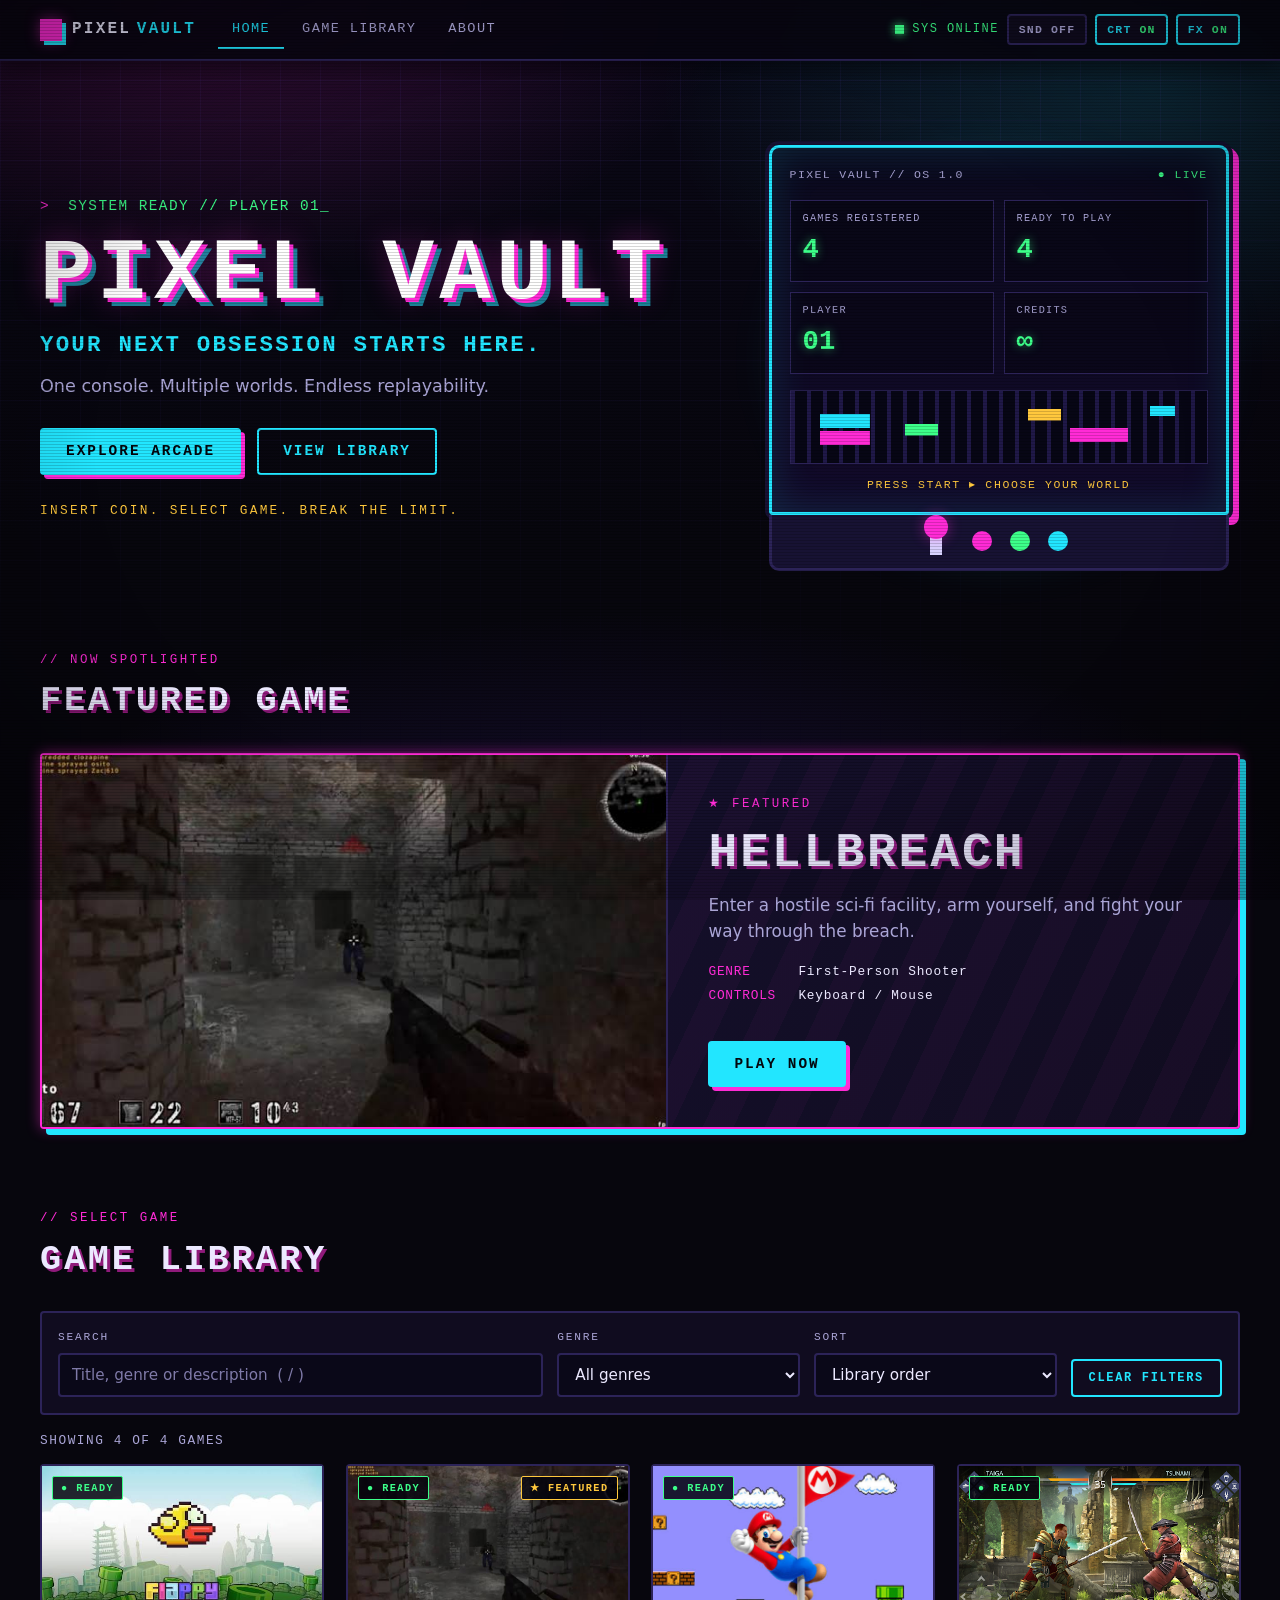
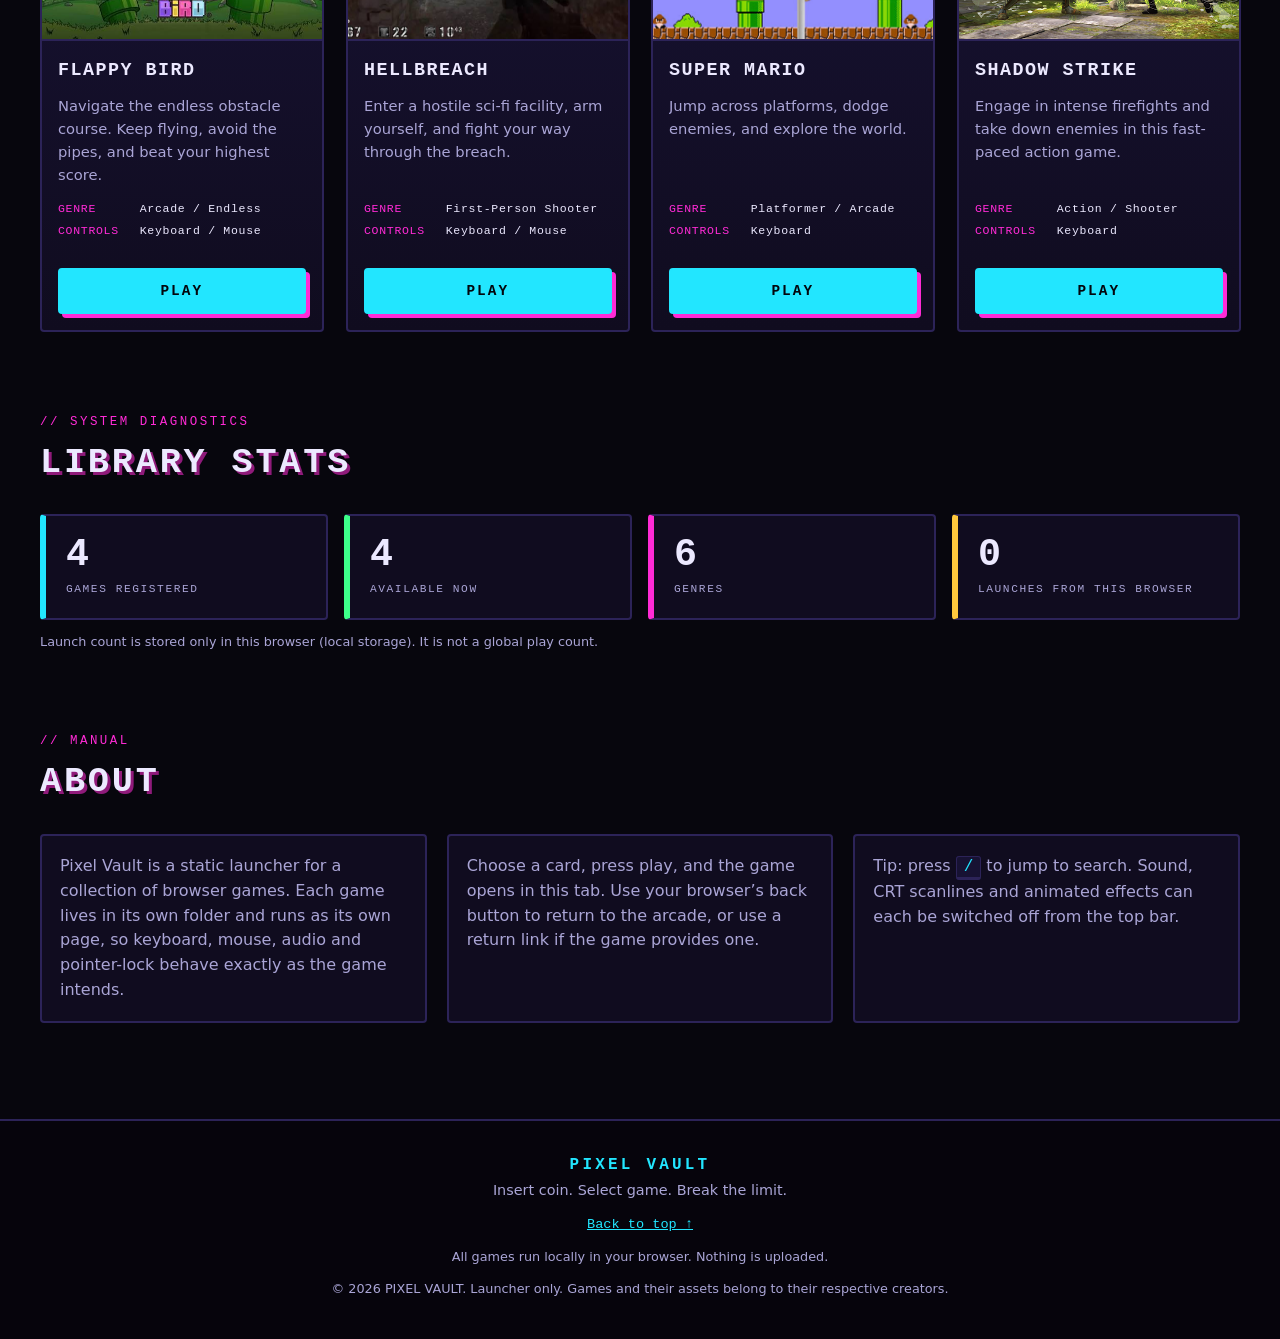
<file: index.html>
<!DOCTYPE html>
<html lang="en">
<head>
  <meta name="google-site-verification" content="gjmxPnGbOjdPFI-QTyMLE5oR2IqPMdJ7eI7OGeu6qbE" />
  <meta charset="utf-8">
  <meta name="viewport" content="width=device-width, initial-scale=1">
  <title>PIXEL VAULT // ARCADE SYSTEM</title>
  <meta name="description" content="Pixel Vault is a retro arcade launcher for browser games. Insert coin, select game, break the limit.">
  <meta name="theme-color" content="#07060d">
  <link rel="icon" type="image/svg+xml" href="assets/icons/favicon.svg">
  <link rel="stylesheet" href="style.css">
  <script src="script.js" defer></script>
</head>
<body>
  <a class="skip-link" href="#library">Skip to game library</a>
  <div class="ambient" aria-hidden="true"></div>
  <div class="particles" id="particles" aria-hidden="true"></div>

  <header class="topbar">
    <a class="brand" href="#home" aria-label="Pixel Vault home">
      <span class="brand-mark" aria-hidden="true"></span>
      <span class="brand-text">PIXEL<span>VAULT</span></span>
    </a>

    <nav class="nav" aria-label="Primary">
      <ul>
        <li><a href="#home" data-nav="home">Home</a></li>
        <li><a href="#library" data-nav="library">Game Library</a></li>
        <li><a href="#about" data-nav="about">About</a></li>
      </ul>
    </nav>

    <div class="controls">
      <span class="sys-status" role="status"><span class="dot" aria-hidden="true"></span>SYS ONLINE</span>
      <button type="button" class="toggle" id="toggleSound" aria-pressed="false" title="Interface sounds">SND <span class="state">OFF</span></button>
      <button type="button" class="toggle" id="toggleCrt" aria-pressed="true" title="CRT scanline overlay">CRT <span class="state">ON</span></button>
      <button type="button" class="toggle" id="toggleFx" aria-pressed="true" title="Animated effects">FX <span class="state">ON</span></button>
    </div>
  </header>

  <main>
    <!-- HERO -->
    <section class="hero" id="home" aria-labelledby="heroTitle">
      <div class="hero-copy">
        <p class="terminal" aria-live="off"><span class="prompt">&gt;</span> SYSTEM READY // PLAYER 01<span class="cursor" aria-hidden="true">_</span></p>
        <h1 id="heroTitle" class="glitch" data-text="PIXEL VAULT">PIXEL VAULT</h1>
        <p class="kicker">YOUR NEXT OBSESSION STARTS HERE.</p>
        <p class="lede">One console. Multiple worlds. Endless replayability.</p>
        <div class="cta-row">
          <a class="btn btn-primary" href="#arcade">EXPLORE ARCADE</a>
          <a class="btn btn-ghost" href="#library">VIEW LIBRARY</a>
        </div>
        <p class="tagline">INSERT COIN. SELECT GAME. BREAK THE LIMIT.</p>
      </div>

      <aside class="cabinet" aria-label="Arcade status panel">
        <div class="cabinet-screen">
          <div class="cabinet-head"><span>PIXEL VAULT // OS 1.0</span><span class="blink">&#9679; LIVE</span></div>
          <dl class="readout">
            <div><dt>GAMES REGISTERED</dt><dd id="heroCount">0</dd></div>
            <div><dt>READY TO PLAY</dt><dd id="heroReady">0</dd></div>
            <div><dt>PLAYER</dt><dd>01</dd></div>
            <div><dt>CREDITS</dt><dd>&#8734;</dd></div>
          </dl>
          <div class="pixel-art" aria-hidden="true"></div>
          <p class="cabinet-foot">PRESS START &#9656; CHOOSE YOUR WORLD</p>
        </div>
        <div class="cabinet-deck" aria-hidden="true"><span class="stick"></span><span class="btn-r"></span><span class="btn-g"></span><span class="btn-b"></span></div>
      </aside>
    </section>

    <!-- FEATURED -->
    <section class="section" id="arcade" aria-labelledby="featuredHeading">
      <header class="section-head">
        <p class="eyebrow">// NOW SPOTLIGHTED</p>
        <h2 id="featuredHeading">FEATURED GAME</h2>
      </header>
      <div id="featuredMount" class="featured" aria-live="polite"></div>
    </section>

    <!-- LIBRARY -->
    <section class="section" id="library" aria-labelledby="libraryHeading">
      <header class="section-head">
        <p class="eyebrow">// SELECT GAME</p>
        <h2 id="libraryHeading">GAME LIBRARY</h2>
      </header>

      <form class="toolbar" id="toolbar" role="search" aria-label="Filter games" autocomplete="off">
        <div class="field field-search">
          <label for="searchInput">SEARCH</label>
          <input type="search" id="searchInput" placeholder="Title, genre or description  ( / )" spellcheck="false">
        </div>
        <div class="field">
          <label for="genreSelect">GENRE</label>
          <select id="genreSelect"></select>
        </div>
        <div class="field">
          <label for="sortSelect">SORT</label>
          <select id="sortSelect">
            <option value="library">Library order</option>
            <option value="az">Title A &ndash; Z</option>
            <option value="za">Title Z &ndash; A</option>
            <option value="featured">Featured first</option>
          </select>
        </div>
        <button type="button" class="btn btn-ghost btn-small" id="clearFilters">CLEAR FILTERS</button>
      </form>

      <p class="result-count" id="resultCount" role="status" aria-live="polite"></p>
      <div class="grid" id="gameGrid"></div>
      <p class="empty" id="emptyState" hidden>NO GAMES FOUND // ADJUST YOUR SEARCH</p>
    </section>

    <!-- STATS -->
    <section class="section" aria-labelledby="statsHeading">
      <header class="section-head">
        <p class="eyebrow">// SYSTEM DIAGNOSTICS</p>
        <h2 id="statsHeading">LIBRARY STATS</h2>
      </header>
      <ul class="stats">
        <li><span class="stat-num" id="statTotal">0</span><span class="stat-label">GAMES REGISTERED</span></li>
        <li><span class="stat-num" id="statAvailable">0</span><span class="stat-label">AVAILABLE NOW</span></li>
        <li><span class="stat-num" id="statGenres">0</span><span class="stat-label">GENRES</span></li>
        <li><span class="stat-num" id="statLaunches">0</span><span class="stat-label">LAUNCHES FROM THIS BROWSER</span></li>
      </ul>
      <p class="fineprint">Launch count is stored only in this browser (local storage). It is not a global play count.</p>
    </section>

    <!-- ABOUT -->
    <section class="section about" id="about" aria-labelledby="aboutHeading">
      <header class="section-head">
        <p class="eyebrow">// MANUAL</p>
        <h2 id="aboutHeading">ABOUT</h2>
      </header>
      <div class="about-grid">
        <p>Pixel Vault is a static launcher for a collection of browser games. Each game lives in its own folder and runs as its own page, so keyboard, mouse, audio and pointer-lock behave exactly as the game intends.</p>
        <p>Choose a card, press play, and the game opens in this tab. Use your browser&rsquo;s back button to return to the arcade, or use a return link if the game provides one.</p>
        <p>Tip: press <kbd>/</kbd> to jump to search. Sound, CRT scanlines and animated effects can each be switched off from the top bar.</p>
      </div>
    </section>
  </main>

  <footer class="footer">
    <div class="footer-brand">
      <strong>PIXEL VAULT</strong>
      <span>Insert coin. Select game. Break the limit.</span>
    </div>
    <ul class="footer-links">
      <li><a href="#home">Back to top &uarr;</a></li>
      <li id="repoItem" hidden><a id="repoLink" href="#" rel="noopener noreferrer" target="_blank">Repository</a></li>
    </ul>
    <p class="fineprint" id="footerNote">All games run locally in your browser. Nothing is uploaded.</p>
    <p class="fineprint" id="copyright"></p>
    <p class="fineprint warn" id="configWarn" hidden></p>
  </footer>

  <div class="overlay" id="launchOverlay" role="alertdialog" aria-modal="true" aria-labelledby="launchTitle" hidden>
    <div class="overlay-box">
      <p class="eyebrow">LOADING CARTRIDGE</p>
      <p class="overlay-title" id="launchTitle">&nbsp;</p>
      <div class="bar" aria-hidden="true"><span></span></div>
      <button type="button" class="btn btn-ghost btn-small" id="launchCancel">CANCEL</button>
    </div>
  </div>

  <noscript><p class="noscript">PIXEL VAULT needs JavaScript to list the games. Enable JavaScript and reload.</p></noscript>
</body>
</html>
</file>
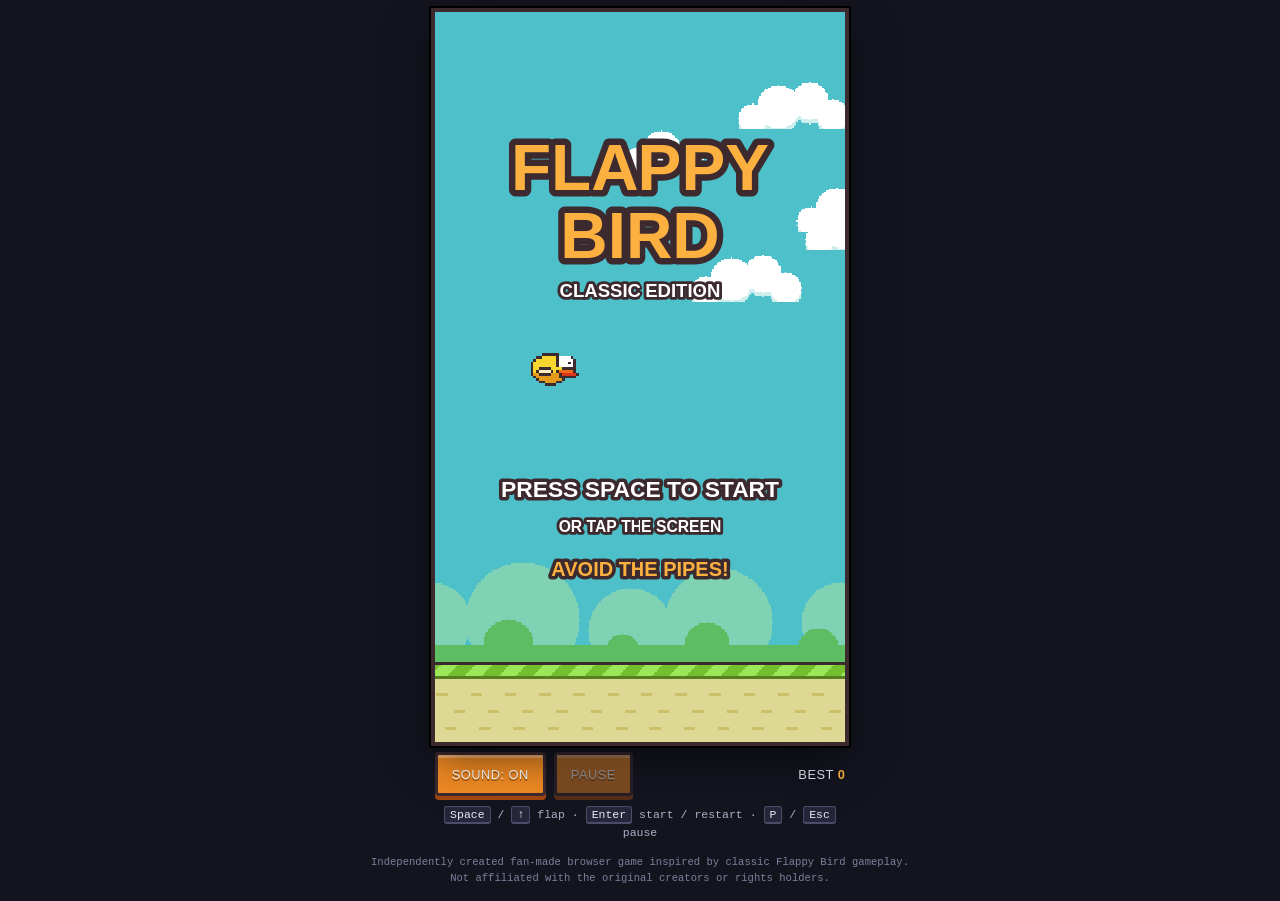
<file: flappy bird/index.html>
<!DOCTYPE html>
<html lang="en">
<head>
  <meta charset="utf-8">
  <meta name="viewport" content="width=device-width, initial-scale=1">
  <meta name="description" content="A fan-made, pixel-art Flappy Bird-style browser game built with HTML5 Canvas and vanilla JavaScript.">
  <meta name="theme-color" content="#14141f">
  <title>Flappy Bird — Classic Edition</title>
  <link rel="icon" href="data:,">
  <link rel="stylesheet" href="style.css">
</head>
<body>
  <main class="app">
    <h1 class="sr-only">Flappy Bird — Classic Edition</h1>

    <div class="stack">
      <div class="game-frame" id="game-frame">
        <canvas id="game" width="288" height="512" tabindex="0" role="img"
                aria-label="Flappy Bird game screen. Press Space to start and flap."></canvas>

        <section class="overlay" id="gameover" aria-labelledby="gameover-title" hidden>
          <h2 id="gameover-title">GAME OVER</h2>
          <div class="score-panel">
            <div>
              <span>SCORE</span>
              <strong id="final-score">0</strong>
            </div>
            <div>
              <span>BEST</span>
              <strong id="final-best">0</strong>
            </div>
          </div>
          <p class="new-best" id="new-best" hidden>NEW BEST!</p>
          <button type="button" class="btn btn-big" id="restart-btn">RESTART</button>
          <p class="overlay-hint">or press Space / Enter</p>
        </section>
      </div>

      <div class="toolbar">
        <button type="button" class="btn" id="sound-btn" aria-pressed="true">SOUND: ON</button>
        <button type="button" class="btn" id="pause-btn" aria-pressed="false" disabled>PAUSE</button>
        <p class="best-display" aria-live="off">BEST <strong id="best-display">0</strong></p>
      </div>

      <p class="controls">
        <kbd>Space</kbd> / <kbd>↑</kbd> flap &middot;
        <kbd>Enter</kbd> start / restart &middot;
        <kbd>P</kbd> / <kbd>Esc</kbd> pause
      </p>
    </div>

    <p class="sr-only" id="status" role="status" aria-live="polite"></p>
  </main>

  <footer class="footer">
    <p>Independently created fan-made browser game inspired by classic Flappy Bird gameplay. Not affiliated with the original creators or rights holders.</p>
  </footer>

  <script src="script.js"></script>
</body>
</html>
</file>
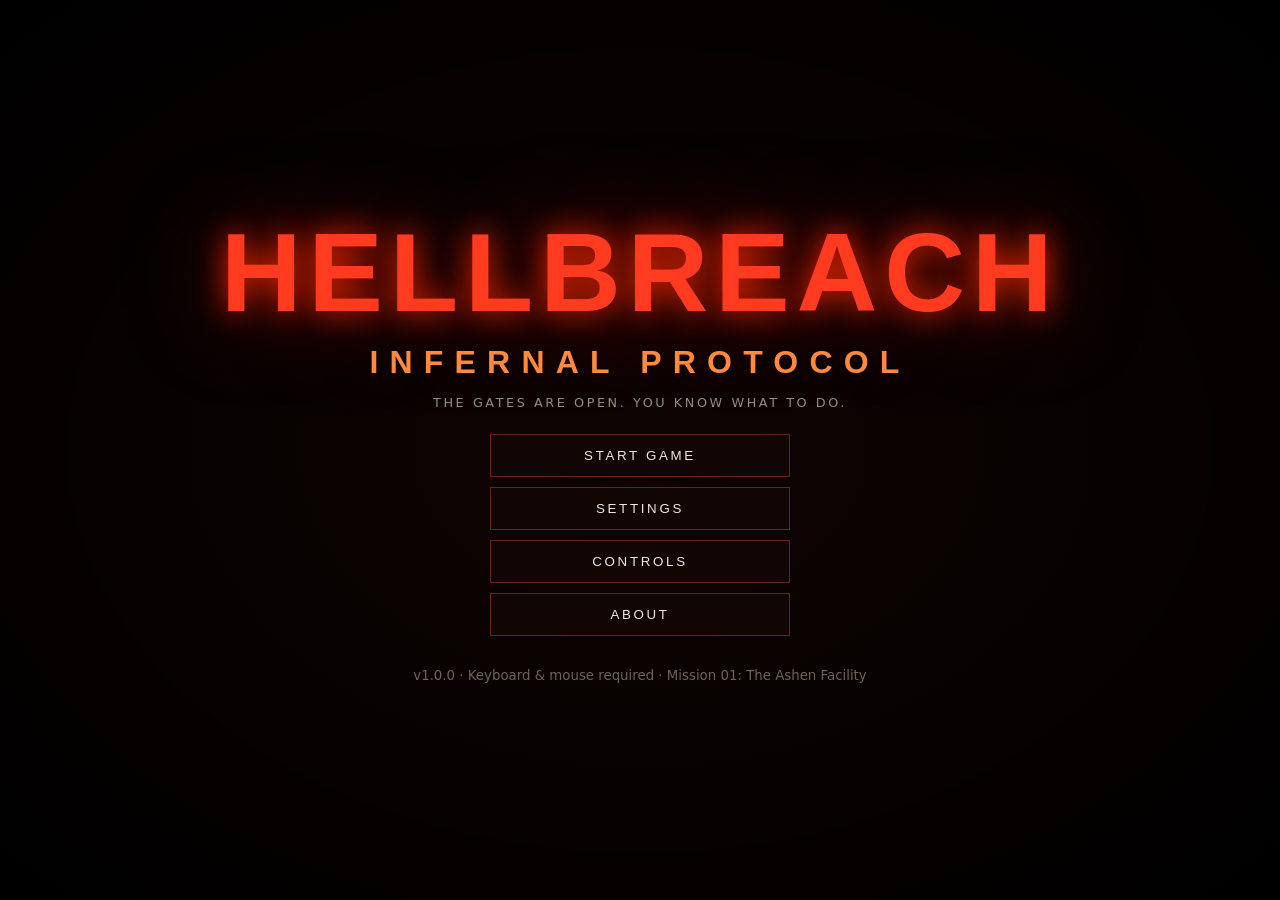
<file: hellbreach/index.html>
<!doctype html>
<html lang="en">
<head>
<meta charset="utf-8">
<meta name="viewport" content="width=device-width,initial-scale=1">
<title>HELLBREACH: INFERNAL PROTOCOL</title>
<link rel="icon" href="data:image/svg+xml,<svg xmlns=%22http://www.w3.org/2000/svg%22 viewBox=%220 0 100 100%22><text y=%22.9em%22 font-size=%2290%22>🔥</text></svg>">
<link rel="stylesheet" href="./src/style.css">
</head>
<body>
<div id="hud" hidden>
  <div id="dmg"></div><div id="cross"></div><div id="hitm"></div>
  <div id="obj"></div><div id="time"></div><div id="kills"></div><div id="note"></div>
  <div id="vitals">
    <div class="lab">HEALTH <b id="hpn"></b></div><div class="bar"><i id="hpb"></i></div>
    <div class="lab">ARMOR <b id="arn"></b></div><div class="bar a"><i id="arb"></i></div>
  </div>
  <div id="wp"><span id="wn"></span><b id="am"></b></div>
</div>
<section id="nogl" class="panel" hidden><h2>WebGL unavailable</h2><p>This game needs a browser with WebGL enabled.</p></section>
<section id="menu" class="panel">
  <h1>HELLBREACH</h1><h2>INFERNAL PROTOCOL</h2>
  <p class="tag">THE GATES ARE OPEN. YOU KNOW WHAT TO DO.</p>
  <nav><button id="b-start">START GAME</button><button id="b-set">SETTINGS</button><button id="b-ctl">CONTROLS</button><button id="b-abt">ABOUT</button></nav>
  <small>v1.0.0 · Keyboard &amp; mouse required · Mission 01: The Ashen Facility</small>
</section>
<section id="settings" class="panel" hidden>
  <h2>SETTINGS</h2>
  <label>Master volume <input id="s-vol" type="range" min="0" max="1" step=".05"></label>
  <label>Mouse sensitivity <input id="s-sens" type="range" min=".3" max="2.5" step=".1"></label>
  <label>Field of view <input id="s-fov" type="range" min="60" max="100" step="1"></label>
  <label>Graphics quality <select id="s-q"><option value="0">Low</option><option value="1">Medium</option><option value="2">High</option></select></label>
  <label>Invert Y axis <input id="s-inv" type="checkbox"></label>
  <nav><button id="s-full">FULLSCREEN</button><button id="s-reset">RESET</button><button class="back">BACK</button></nav>
</section>
<section id="controls" class="panel" hidden>
  <h2>CONTROLS</h2>
  <table><tr><td>W A S D</td><td>Move</td></tr><tr><td>Mouse</td><td>Look</td></tr><tr><td>Left click</td><td>Fire</td></tr><tr><td>Space</td><td>Jump</td></tr><tr><td>Shift</td><td>Sprint</td></tr><tr><td>1 / 2 / 3</td><td>Pistol / Shotgun / Plasma</td></tr><tr><td>R</td><td>Reload pistol</td></tr><tr><td>E</td><td>Open door</td></tr><tr><td>Esc</td><td>Pause</td></tr></table>
  <nav><button class="back">BACK</button></nav>
</section>
<section id="about" class="panel" hidden>
  <h2>ABOUT</h2>
  <p>An original browser FPS built with Three.js and the Web Audio API. Every texture and sound is generated procedurally. Runs entirely client-side.</p>
  <nav><button class="back">BACK</button></nav>
</section>
<section id="pause" class="panel" hidden>
  <h2>PAUSED</h2><p id="p-msg"></p>
  <nav><button id="p-resume">RESUME</button><button id="p-restart">RESTART MISSION</button><button id="p-set">SETTINGS</button><button id="p-menu">MAIN MENU</button></nav>
</section>
<section id="over" class="panel" hidden>
  <h1 class="dead">YOU DIED</h1><p id="o-stats"></p>
  <nav><button id="o-restart">RESTART MISSION</button><button id="o-menu">MAIN MENU</button></nav>
</section>
<section id="win" class="panel" hidden>
  <h1 class="won">MISSION COMPLETE</h1><p id="w-stats"></p>
  <nav><button id="w-restart">RESTART MISSION</button><button id="w-menu">MAIN MENU</button></nav>
</section>
<script type="module" src="./src/main.js"></script>
</body>
</html>
</file>
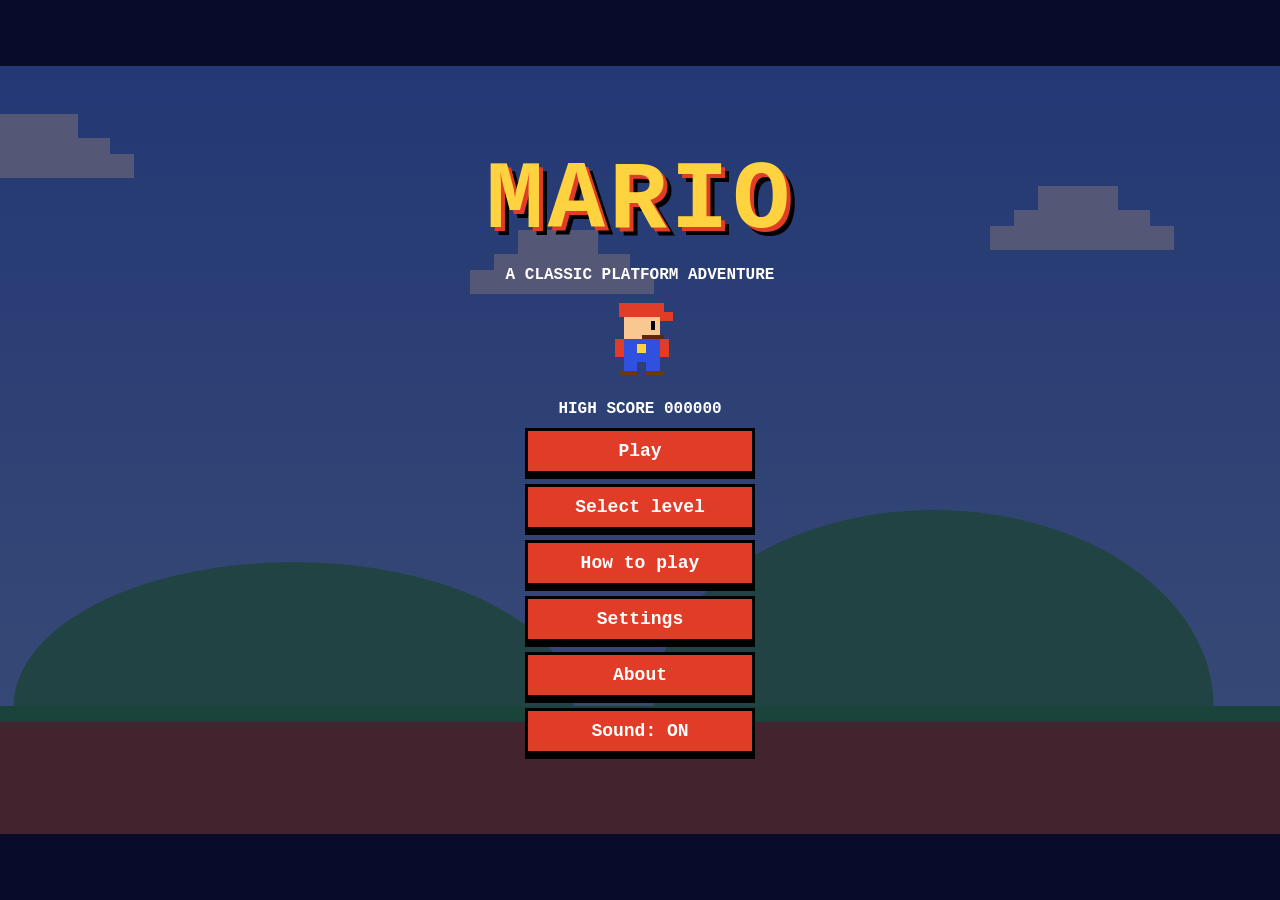
<file: MARIO/index.html>
<!DOCTYPE html>
<html lang="en"><head><meta charset="utf-8">
<meta name="viewport" content="width=device-width,initial-scale=1,viewport-fit=cover,user-scalable=no">
<meta name="theme-color" content="#5c94fc"><title>MARIO</title>
<link rel="icon" href="favicon.svg" type="image/svg+xml"><link rel="stylesheet" href="style.css"></head>
<body>
<div id="stage"><canvas id="cv"></canvas></div>
<div id="hud" class="hidden"><span id="hs"></span><span id="hc"></span><span id="hl"></span><span id="hw"></span><span id="ht"></span><span id="hp"></span><button id="pb" data-a="pause" aria-label="Pause">II</button></div>
<div id="toast" class="hidden"></div><div id="rot" class="hidden">Tip: rotate your phone for a wider view</div>
<div id="touch"><div class="grp"><button data-k="l" aria-label="Left">&#9664;</button><button data-k="r" aria-label="Right">&#9654;</button></div><button class="jb" data-k="j" aria-label="Jump">JUMP</button></div>
<section class="screen" id="s-menu"><h1 id="title">MARIO</h1><p>A CLASSIC PLATFORM ADVENTURE</p><canvas id="pv" width="64" height="64"></canvas><p id="best"></p>
<button class="b" data-a="play">Play</button><button class="b" data-a="levels">Select level</button><button class="b" data-a="help">How to play</button><button class="b" data-a="settings">Settings</button><button class="b" data-a="about">About</button><button class="b" data-a="snd" id="sndb"></button></section>
<section class="screen hidden" id="s-levels"><h2>Select level</h2><div id="lvl"></div><button class="b" data-a="menu">Back</button></section>
<section class="screen hidden" id="s-help"><h2>How to play</h2><div class="txt"><p><b>Keyboard:</b> A/D or arrows move, W/Up/Space jump (hold for higher), Esc or P pause, R twice restarts.</p><p><b>Touch:</b> hold the arrow buttons to run, tap JUMP. Multi-touch works.</p><p>Stomp enemies from above. Beetles need two stomps. Spikes and pits hurt.</p><p>Hit ? blocks from below for coins and mushrooms. A mushroom makes you big: you can break bricks and survive one hit. 50 coins = extra life.</p><p>Touch a checkpoint flag to respawn there. Reach the goal flag to win.</p></div><button class="b" data-a="menu">Back</button></section>
<section class="screen hidden" id="s-set"><h2>Settings</h2><button class="b" data-a="snd" id="sndb2"></button><button class="b" data-a="shk" id="shkb"></button><button class="b" data-a="tch" id="tchb"></button><button class="b" data-a="reset" id="rstb">Reset progress</button><button class="b" data-a="menu">Back</button></section>
<section class="screen hidden" id="s-about"><h2>About</h2><div class="txt"><p>A Mario-style platformer in plain HTML, CSS and JavaScript. All art and sound are drawn and synthesized in code. No server, no downloads.</p></div><button class="b" data-a="menu">Back</button></section>
<section class="screen hidden" id="s-pause"><h2>Paused</h2><button class="b" data-a="resume">Resume</button><button class="b" data-a="retry">Restart level</button><button class="b" data-a="menu">Main menu</button></section>
<section class="screen hidden" id="s-over"><h2>Game over</h2><p id="osum"></p><button class="b" data-a="retry">Try again</button><button class="b" data-a="menu">Main menu</button></section>
<section class="screen hidden" id="s-win"><h2>Level clear!</h2><div class="txt" id="wsum"></div><button class="b" data-a="next" id="nextb">Next level</button><button class="b" data-a="retry">Replay</button><button class="b" data-a="menu">Main menu</button></section>
<script src="game.js"></script></body></html>
</file>
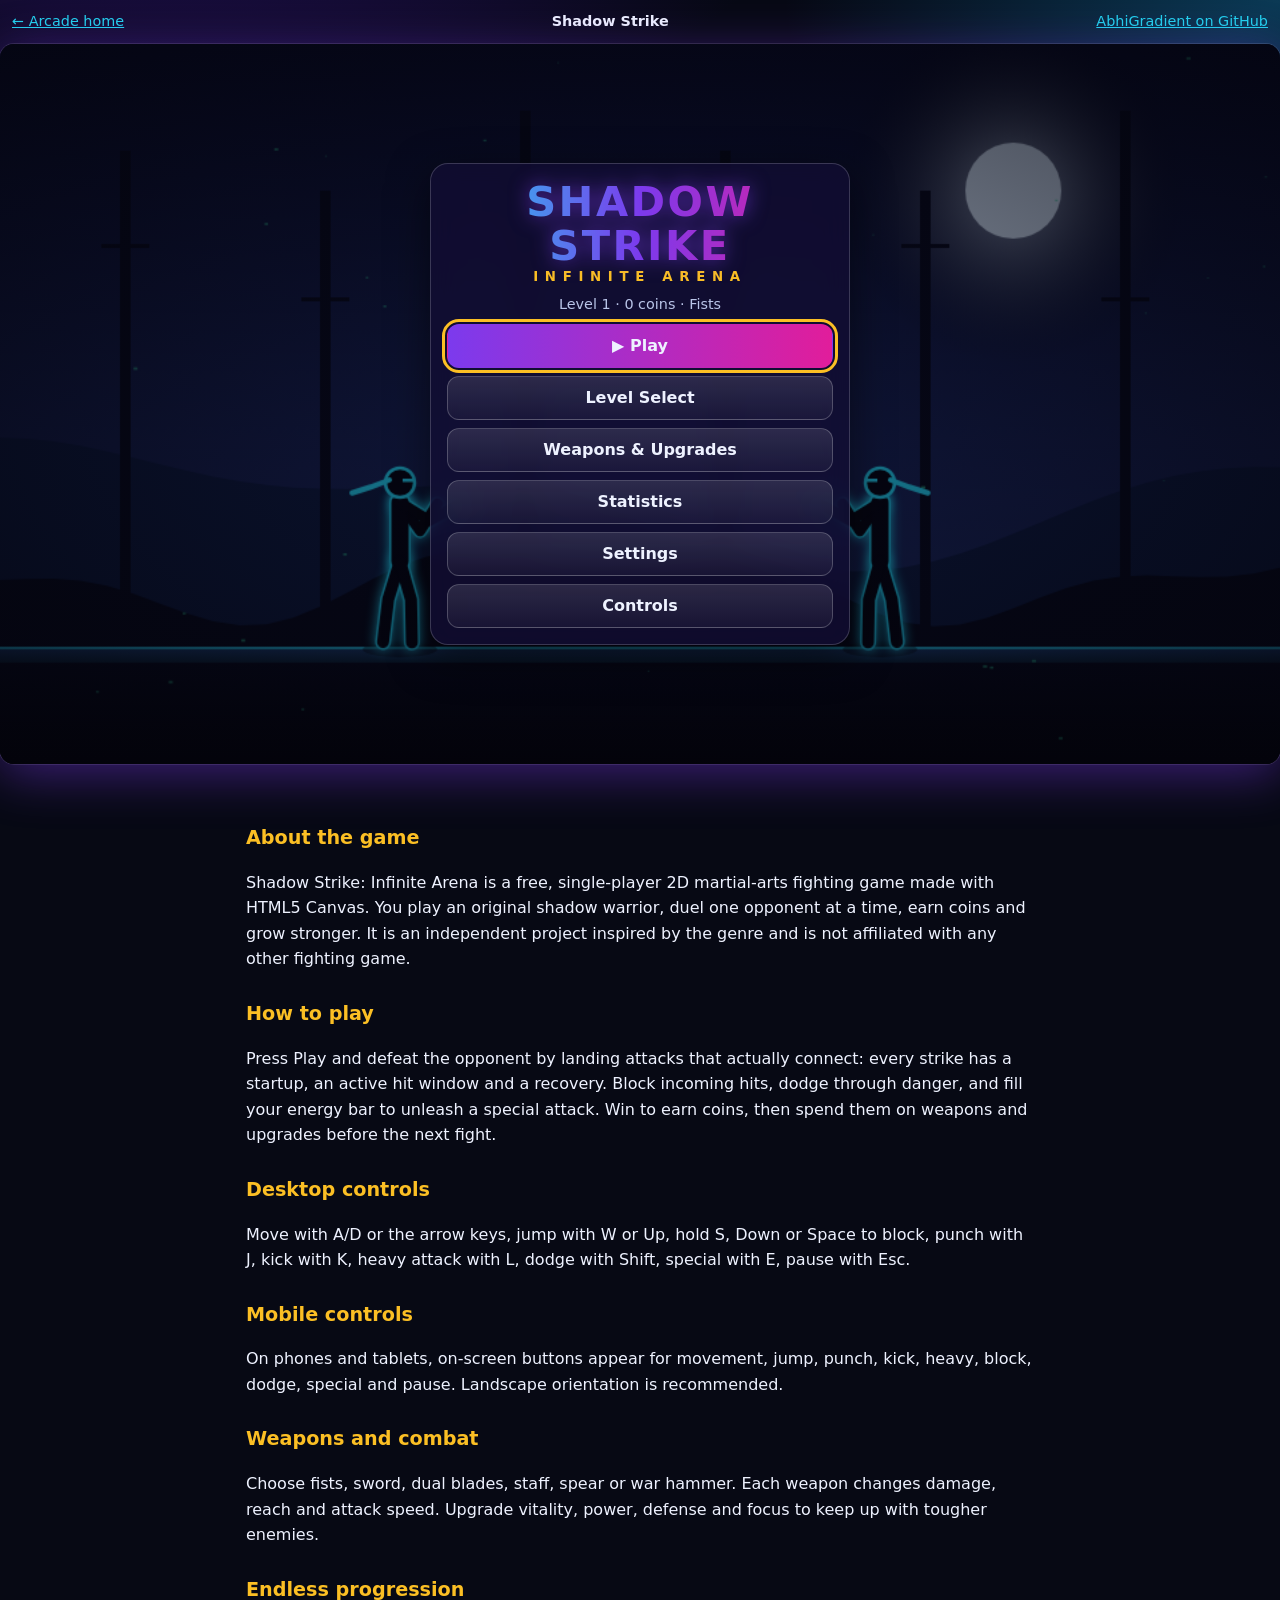
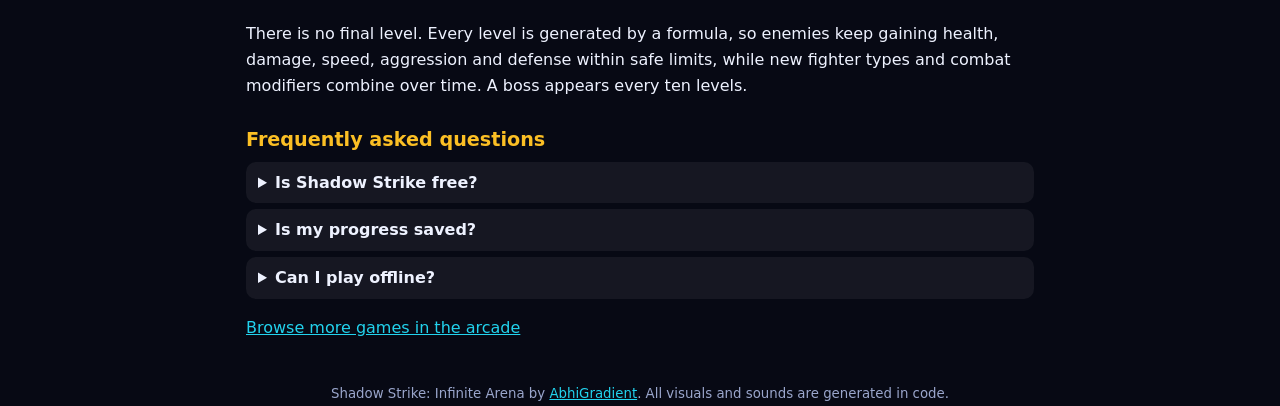
<file: shadow-strike/index.html>
<!DOCTYPE html>
<html lang="en">
<head>
<meta charset="utf-8">
<meta name="viewport" content="width=device-width,initial-scale=1,viewport-fit=cover">
<title>Shadow Strike: Infinite Arena – Free 2D Browser Fighting Game</title>
<meta name="description" content="Play Shadow Strike: Infinite Arena, a free HTML5 2D shadow-warrior fighting game. Endless levels, boss fights, weapons, upgrades and touch controls. No install needed.">
<meta name="robots" content="index,follow,max-image-preview:large">
<meta name="theme-color" content="#070914">
<link rel="canonical" href="https://abhigradient.github.io/arcade/shadow-strike/index.html">
<link rel="icon" href="favicon.svg" type="image/svg+xml">
<link rel="manifest" href="site.webmanifest">
<meta property="og:type" content="website">
<meta property="og:title" content="Shadow Strike: Infinite Arena – Free Browser Fighting Game">
<meta property="og:description" content="Endless 2D martial-arts fighting with bosses, weapons and upgrades. Plays on desktop and mobile.">
<meta property="og:url" content="https://abhigradient.github.io/arcade/shadow-strike/index.html">
<meta property="og:image" content="https://abhigradient.github.io/arcade/shadow-strike/assets/social-preview.png">
<meta property="og:image:alt" content="Shadow Strike: Infinite Arena title artwork">
<meta name="twitter:card" content="summary_large_image">
<meta name="twitter:title" content="Shadow Strike: Infinite Arena">
<meta name="twitter:description" content="Free endless 2D shadow-warrior fighting game for your browser.">
<meta name="twitter:image" content="https://abhigradient.github.io/arcade/shadow-strike/assets/social-preview.png">
<link rel="stylesheet" href="css/style.css">
<script type="application/ld+json">{"@context":"https://schema.org","@graph":[{"@type":"VideoGame","name":"Shadow Strike: Infinite Arena","url":"https://abhigradient.github.io/arcade/shadow-strike/index.html","description":"A free single-player 2D shadow-warrior fighting game for web browsers with endless procedurally generated levels, boss fights, weapons and upgrades.","genre":["Fighting","Action"],"gamePlatform":"Web browser","applicationCategory":"Game","operatingSystem":"Any","inLanguage":"en","isAccessibleForFree":true,"playMode":"SinglePlayer","author":{"@type":"Person","name":"AbhiGradient","url":"https://www.github.com/AbhiGradient/"},"isPartOf":{"@type":"WebSite","name":"Arcade","url":"https://abhigradient.github.io/arcade/"}},{"@type":"WebSite","name":"Arcade","url":"https://abhigradient.github.io/arcade/"}]}</script>
</head>
<body>
<header class="top"><a href="../index.html">← Arcade home</a><strong>Shadow Strike</strong><a href="https://www.github.com/AbhiGradient/" rel="noopener">AbhiGradient on GitHub</a></header>
<main>
<h1 class="vh">Shadow Strike: Infinite Arena – free 2D browser fighting game</h1>
<section id="stage" aria-label="Game">
<canvas id="cv" width="960" height="540" role="img" aria-label="Fighting game arena. Use the on-screen menu to start."></canvas>
<button id="pauseBtn" class="pausebtn" type="button" aria-label="Pause">❚❚</button>
<div id="touch" aria-label="Touch controls">
<div class="pad"><button class="tb" data-a="left" type="button" aria-label="Move left">◀</button><button class="tb" data-a="right" type="button" aria-label="Move right">▶</button><button class="tb" data-a="jump" type="button" aria-label="Jump">Jump</button></div>
<div class="pad"><button class="tb" data-a="punch" type="button">Punch</button><button class="tb" data-a="kick" type="button">Kick</button><button class="tb" data-a="heavy" type="button">Heavy</button><button class="tb" data-a="block" type="button">Block</button><button class="tb" data-a="dodge" type="button">Dodge</button><button class="tb sp" data-a="special" type="button">Special</button></div>
</div>
<div id="ui"></div>
</section>
<noscript><p class="wrap">Shadow Strike needs JavaScript enabled to run.</p></noscript>
<section class="info wrap">
<h2>About the game</h2>
<p>Shadow Strike: Infinite Arena is a free, single-player 2D martial-arts fighting game made with HTML5 Canvas. You play an original shadow warrior, duel one opponent at a time, earn coins and grow stronger. It is an independent project inspired by the genre and is not affiliated with any other fighting game.</p>
<h2>How to play</h2>
<p>Press Play and defeat the opponent by landing attacks that actually connect: every strike has a startup, an active hit window and a recovery. Block incoming hits, dodge through danger, and fill your energy bar to unleash a special attack. Win to earn coins, then spend them on weapons and upgrades before the next fight.</p>
<h2>Desktop controls</h2>
<p>Move with A/D or the arrow keys, jump with W or Up, hold S, Down or Space to block, punch with J, kick with K, heavy attack with L, dodge with Shift, special with E, pause with Esc.</p>
<h2>Mobile controls</h2>
<p>On phones and tablets, on-screen buttons appear for movement, jump, punch, kick, heavy, block, dodge, special and pause. Landscape orientation is recommended.</p>
<h2>Weapons and combat</h2>
<p>Choose fists, sword, dual blades, staff, spear or war hammer. Each weapon changes damage, reach and attack speed. Upgrade vitality, power, defense and focus to keep up with tougher enemies.</p>
<h2>Endless progression</h2>
<p>There is no final level. Every level is generated by a formula, so enemies keep gaining health, damage, speed, aggression and defense within safe limits, while new fighter types and combat modifiers combine over time. A boss appears every ten levels.</p>
<h2>Frequently asked questions</h2>
<details><summary>Is Shadow Strike free?</summary><p>Yes. It runs in your browser with no account, ads, tracking or purchases.</p></details>
<details><summary>Is my progress saved?</summary><p>Progress is saved in your browser's local storage on this device. Clearing site data erases it, and you can export a backup from Settings.</p></details>
<details><summary>Can I play offline?</summary><p>Yes, once the game files are on your device. You can also open index.html directly from a downloaded folder.</p></details>
<p><a href="../index.html">Browse more games in the arcade</a></p>
</section>
</main>
<footer class="wrap"><small>Shadow Strike: Infinite Arena by <a href="https://www.github.com/AbhiGradient/" rel="noopener">AbhiGradient</a>. All visuals and sounds are generated in code.</small></footer>
<script src="js/core.js"></script>
<script src="js/game.js"></script>
</body>
</html>
</file>
<file: style.css>
/* =====================================================================
   PIXEL VAULT // ARCADE SYSTEM  -  launcher styles
   Scoped to the launcher document only. Game folders are never touched.
   ===================================================================== */

:root {
  --bg: #07060d;
  --bg-2: #0c0a18;
  --panel: #100c1f;
  --panel-2: #171233;
  --line: #2c2358;
  --cyan: #22e6ff;
  --magenta: #ff2bd6;
  --green: #3dff8a;
  --amber: #ffc83d;
  --text: #ece9ff;
  --muted: #aaa5d6;
  --radius: 4px;
  --mono: ui-monospace, "SFMono-Regular", Menlo, Consolas, "Liberation Mono", "Courier New", monospace;
  --sans: system-ui, -apple-system, "Segoe UI", Roboto, "Helvetica Neue", Arial, sans-serif;
  --gutter: clamp(16px, 4vw, 40px);
  --glow-c: 0 0 14px rgba(34, 230, 255, .45);
  --glow-m: 0 0 14px rgba(255, 43, 214, .45);
}

*, *::before, *::after { box-sizing: border-box; }

html { scroll-behavior: smooth; scroll-padding-top: 84px; }
@media (prefers-reduced-motion: reduce) { html { scroll-behavior: auto; } }

body {
  margin: 0;
  min-height: 100vh;
  background: var(--bg);
  color: var(--text);
  font-family: var(--sans);
  font-size: 16px;
  line-height: 1.55;
  -webkit-font-smoothing: antialiased;
  overflow-x: hidden;
}

a { color: var(--cyan); }
h1, h2, h3, p { margin: 0; }
ul { list-style: none; margin: 0; padding: 0; }
img { max-width: 100%; display: block; }
[hidden] { display: none !important; }

:focus-visible {
  outline: 3px solid var(--green);
  outline-offset: 3px;
}

kbd {
  font-family: var(--mono);
  padding: 1px 7px;
  border: 1px solid var(--line);
  border-bottom-width: 3px;
  border-radius: 3px;
  background: var(--panel-2);
  color: var(--cyan);
}

.skip-link {
  position: fixed; left: 12px; top: -60px; z-index: 1000;
  background: var(--green); color: #04110a; padding: 10px 16px;
  font-family: var(--mono); font-weight: 700; text-decoration: none;
}
.skip-link:focus { top: 12px; }

/* ---------- background layers ---------- */
.ambient {
  position: fixed; inset: 0; z-index: -2; pointer-events: none;
  background:
    radial-gradient(ellipse 60% 45% at 15% 0%, rgba(255, 43, 214, .18), transparent 70%),
    radial-gradient(ellipse 55% 45% at 90% 10%, rgba(34, 230, 255, .15), transparent 70%),
    radial-gradient(ellipse 80% 60% at 50% 110%, rgba(91, 52, 214, .25), transparent 70%),
    linear-gradient(180deg, #0a0817 0%, var(--bg) 60%);
}
.ambient::after {
  content: ""; position: absolute; inset: 0;
  background-image:
    linear-gradient(rgba(120, 90, 255, .08) 1px, transparent 1px),
    linear-gradient(90deg, rgba(120, 90, 255, .08) 1px, transparent 1px);
  background-size: 40px 40px;
  -webkit-mask-image: linear-gradient(180deg, #000 0%, transparent 85%);
  mask-image: linear-gradient(180deg, #000 0%, transparent 85%);
}

/* CRT scanlines + vignette */
body::after {
  content: ""; position: fixed; inset: 0; z-index: 900; pointer-events: none;
  background:
    repeating-linear-gradient(180deg, rgba(0, 0, 0, .16) 0 1px, transparent 1px 3px),
    radial-gradient(ellipse at center, transparent 60%, rgba(0, 0, 0, .35) 100%);
}
html.crt-off body::after { display: none; }

.particles { position: fixed; inset: 0; z-index: -1; pointer-events: none; overflow: hidden; }
.particles span {
  position: absolute; bottom: -12px; display: block;
  background: var(--cyan); opacity: 0;
  animation: float-up linear infinite;
}
.particles span.m { background: var(--magenta); }
.particles span.g { background: var(--green); }
@keyframes float-up {
  0% { transform: translateY(0); opacity: 0; }
  10% { opacity: .7; }
  90% { opacity: .5; }
  100% { transform: translateY(-110vh); opacity: 0; }
}
html.fx-off .particles { display: none; }

/* ---------- top bar ---------- */
.topbar {
  position: sticky; top: 0; z-index: 100;
  display: flex; align-items: center; flex-wrap: wrap; gap: 10px 22px;
  padding: 10px var(--gutter);
  background: rgba(8, 6, 18, .88);
  -webkit-backdrop-filter: blur(8px); backdrop-filter: blur(8px);
  border-bottom: 2px solid var(--line);
  box-shadow: 0 6px 24px rgba(0, 0, 0, .5);
}
.brand { display: inline-flex; align-items: center; gap: 10px; text-decoration: none; color: var(--text); }
.brand-mark {
  width: 22px; height: 22px; flex: none; background: var(--magenta);
  box-shadow: 4px 4px 0 var(--cyan), 0 0 14px rgba(255, 43, 214, .5);
}
.brand-text { font-family: var(--mono); font-weight: 900; letter-spacing: .14em; font-size: 1rem; }
.brand-text span { color: var(--cyan); margin-left: .35em; }

.nav { flex: 1 1 auto; }
.nav ul { display: flex; flex-wrap: wrap; gap: 4px; }
.nav a {
  display: inline-block; padding: 8px 14px; text-decoration: none; color: var(--muted);
  font-family: var(--mono); font-size: .85rem; letter-spacing: .1em; text-transform: uppercase;
  border-bottom: 2px solid transparent;
}
.nav a:hover { color: var(--text); }
.nav a[aria-current="true"] { color: var(--cyan); border-bottom-color: var(--cyan); }

.controls { display: flex; align-items: center; flex-wrap: wrap; gap: 8px; }
.sys-status {
  display: inline-flex; align-items: center; gap: 8px;
  font-family: var(--mono); font-size: .75rem; letter-spacing: .12em; color: var(--green);
}
.dot { width: 9px; height: 9px; background: var(--green); box-shadow: 0 0 10px var(--green); animation: pulse 2s ease-in-out infinite; }
@keyframes pulse { 50% { opacity: .35; } }

.toggle {
  font: 700 .72rem/1 var(--mono); letter-spacing: .1em;
  padding: 8px 10px; cursor: pointer;
  color: var(--muted); background: var(--panel); border: 2px solid var(--line); border-radius: var(--radius);
}
.toggle:hover { color: var(--text); border-color: var(--cyan); }
.toggle[aria-pressed="true"] { color: var(--cyan); border-color: var(--cyan); }
.toggle[aria-pressed="true"] .state { color: var(--green); }

/* ---------- buttons ---------- */
.btn {
  display: inline-flex; align-items: center; justify-content: center; gap: 8px;
  padding: 14px 24px; cursor: pointer; text-decoration: none; text-align: center;
  font: 800 .9rem/1 var(--mono); letter-spacing: .14em; text-transform: uppercase;
  border: 2px solid var(--cyan); border-radius: var(--radius);
  transition: transform .12s steps(3), box-shadow .12s steps(3), background-color .15s, color .15s;
}
.btn-primary { background: var(--cyan); color: #03060d; box-shadow: 4px 4px 0 var(--magenta); }
.btn-primary:hover { transform: translate(-2px, -2px); box-shadow: 6px 6px 0 var(--magenta), var(--glow-c); }
.btn-primary:active { transform: translate(3px, 3px); box-shadow: 1px 1px 0 var(--magenta); }
.btn-ghost { background: transparent; color: var(--cyan); }
.btn-ghost:hover { background: rgba(34, 230, 255, .12); box-shadow: var(--glow-c); }
.btn-small { padding: 11px 16px; font-size: .75rem; }
.btn[aria-disabled="true"] {
  cursor: not-allowed; color: var(--muted); border-color: var(--line); background: var(--panel); box-shadow: none;
}
html.fx-off .btn, html.fx-off .card, html.fx-off .toggle { transition: none; }

/* ---------- layout ---------- */
main { width: 100%; max-width: 1280px; margin: 0 auto; padding: 0 var(--gutter); }
.section { padding: clamp(40px, 7vw, 80px) 0 0; }
.section-head { margin-bottom: 24px; }
.eyebrow { font-family: var(--mono); font-size: .78rem; letter-spacing: .2em; color: var(--magenta); text-transform: uppercase; }
.section-head h2 {
  margin-top: 4px; font-family: var(--mono); font-weight: 900; letter-spacing: .08em;
  font-size: clamp(1.5rem, 3.6vw, 2.2rem);
  text-shadow: 3px 3px 0 rgba(255, 43, 214, .55);
}
.fineprint { font-size: .8rem; color: var(--muted); }

/* ---------- hero ---------- */
.hero {
  display: grid; grid-template-columns: 1.15fr .85fr; gap: clamp(24px, 5vw, 64px);
  align-items: center; padding: clamp(36px, 7vw, 84px) 0 0;
}
.terminal { font-family: var(--mono); color: var(--green); letter-spacing: .1em; font-size: .9rem; }
.terminal .prompt { color: var(--magenta); margin-right: 8px; }
.cursor { animation: blink 1s steps(2) infinite; }
@keyframes blink { 50% { opacity: 0; } }
html.fx-off .cursor, html.fx-off .blink { animation: none; }

.hero h1 {
  margin: 14px 0 10px; font-family: var(--mono); font-weight: 900; letter-spacing: .06em;
  font-size: clamp(2.5rem, 9vw, 5.4rem); line-height: 1; position: relative; display: inline-block;
  color: #fff;
  text-shadow: 4px 4px 0 var(--magenta), 8px 8px 0 rgba(34, 230, 255, .55), 0 0 30px rgba(255, 43, 214, .35);
}
.glitch::before, .glitch::after {
  content: attr(data-text); position: absolute; inset: 0; pointer-events: none; opacity: 0;
  clip-path: inset(0 0 0 0);
}
.glitch::before { color: var(--cyan); text-shadow: none; animation: glitch-a 7s infinite steps(1); }
.glitch::after { color: var(--magenta); text-shadow: none; animation: glitch-b 7s infinite steps(1); }
@keyframes glitch-a {
  0%, 92%, 100% { opacity: 0; }
  93% { opacity: .8; transform: translate(-4px, 0); clip-path: inset(10% 0 60% 0); }
  95% { opacity: .8; transform: translate(3px, 0); clip-path: inset(55% 0 15% 0); }
  97% { opacity: 0; }
}
@keyframes glitch-b {
  0%, 93%, 100% { opacity: 0; }
  94% { opacity: .8; transform: translate(4px, 0); clip-path: inset(60% 0 10% 0); }
  96% { opacity: .8; transform: translate(-3px, 0); clip-path: inset(5% 0 70% 0); }
  98% { opacity: 0; }
}
html.fx-off .glitch::before, html.fx-off .glitch::after { display: none; }

.kicker { font-family: var(--mono); font-weight: 800; font-size: clamp(1rem, 2.4vw, 1.4rem); letter-spacing: .1em; color: var(--cyan); }
.lede { margin-top: 10px; font-size: 1.1rem; color: var(--muted); max-width: 46ch; }
.cta-row { display: flex; flex-wrap: wrap; gap: 16px; margin-top: 28px; }
.tagline { margin-top: 26px; font-family: var(--mono); font-size: .8rem; letter-spacing: .18em; color: var(--amber); }

/* arcade cabinet panel */
.cabinet { position: relative; max-width: 460px; width: 100%; justify-self: center; }
.cabinet::before {
  content: ""; position: absolute; inset: -14px; z-index: -1;
  background: radial-gradient(closest-side, rgba(255, 43, 214, .35), rgba(34, 230, 255, .18) 60%, transparent);
  filter: blur(18px); animation: breathe 5s ease-in-out infinite;
}
html.fx-off .cabinet::before { animation: none; }
@keyframes breathe { 50% { opacity: .55; transform: scale(.97); } }
.cabinet-screen {
  padding: 18px; background: linear-gradient(180deg, #0b0a1e, #120a2a);
  border: 3px solid var(--cyan); border-radius: 10px 10px 4px 4px;
  box-shadow: inset 0 0 40px rgba(34, 230, 255, .15), 0 0 0 4px var(--panel-2), 6px 6px 0 4px var(--magenta);
}
.cabinet-head { display: flex; justify-content: space-between; gap: 8px; font-family: var(--mono); font-size: .72rem; letter-spacing: .12em; color: var(--muted); }
.blink { color: var(--green); animation: blink 1.4s steps(2) infinite; }
.readout { display: grid; grid-template-columns: 1fr 1fr; gap: 10px; margin: 16px 0; }
.readout div { padding: 10px 12px; border: 1px solid var(--line); background: rgba(0, 0, 0, .3); }
.readout dt { font-family: var(--mono); font-size: .64rem; letter-spacing: .12em; color: var(--muted); }
.readout dd { margin: 2px 0 0; font-family: var(--mono); font-weight: 900; font-size: 1.7rem; color: var(--green); text-shadow: 0 0 10px rgba(61, 255, 138, .5); }
.pixel-art {
  height: 74px; margin-bottom: 12px; image-rendering: pixelated;
  background:
    linear-gradient(var(--magenta), var(--magenta)) 8% 70% / 12% 20% no-repeat,
    linear-gradient(var(--cyan), var(--cyan)) 8% 40% / 12% 20% no-repeat,
    linear-gradient(var(--green), var(--green)) 30% 55% / 8% 16% no-repeat,
    linear-gradient(var(--amber), var(--amber)) 62% 30% / 8% 16% no-repeat,
    linear-gradient(var(--magenta), var(--magenta)) 78% 65% / 14% 20% no-repeat,
    linear-gradient(var(--cyan), var(--cyan)) 92% 25% / 6% 14% no-repeat,
    repeating-linear-gradient(90deg, rgba(120, 90, 255, .22) 0 4px, transparent 4px 16px),
    #070615;
  border: 1px solid var(--line);
}
.cabinet-foot { font-family: var(--mono); font-size: .72rem; letter-spacing: .14em; color: var(--amber); text-align: center; }
.cabinet-deck {
  display: flex; align-items: center; justify-content: center; gap: 18px; height: 56px;
  background: var(--panel-2); border: 3px solid var(--line); border-top: 0; border-radius: 0 0 10px 10px;
}
.cabinet-deck span { display: block; }
.stick { width: 12px; height: 28px; background: #d8d4ff; border-radius: 6px 6px 0 0; position: relative; margin-right: 12px; }
.stick::before { content: ""; position: absolute; top: -12px; left: -6px; width: 24px; height: 24px; background: var(--magenta); border-radius: 50%; box-shadow: var(--glow-m); }
.btn-r, .btn-g, .btn-b { width: 20px; height: 20px; border-radius: 50%; }
.btn-r { background: var(--magenta); } .btn-g { background: var(--green); } .btn-b { background: var(--cyan); }

/* ---------- game cover ---------- */
.cover {
  position: relative; width: 100%; aspect-ratio: 16 / 10; overflow: hidden;
  background: #0a0818; border-bottom: 2px solid var(--line);
}
.cover img { position: absolute; inset: 0; width: 100%; height: 100%; object-fit: cover; }
.placeholder {
  position: absolute; inset: 0; display: grid; place-items: center; text-align: center; padding: 10px;
  background:
    repeating-linear-gradient(0deg, rgba(0, 0, 0, .22) 0 2px, transparent 2px 6px),
    radial-gradient(circle at 25% 20%, hsl(var(--h) 90% 55% / .55), transparent 55%),
    radial-gradient(circle at 80% 90%, hsl(calc(var(--h) + 70) 90% 55% / .5), transparent 55%),
    linear-gradient(135deg, hsl(var(--h) 55% 14%), hsl(calc(var(--h) + 60) 55% 9%));
}
.placeholder-initials {
  font-family: var(--mono); font-weight: 900; letter-spacing: .06em; line-height: 1;
  font-size: clamp(2.6rem, 9cqw, 4.4rem); color: #fff;
  text-shadow: 3px 3px 0 hsl(calc(var(--h) + 70) 90% 55%), 6px 6px 0 rgba(0, 0, 0, .45);
}
.placeholder-title { position: absolute; left: 10px; right: 10px; bottom: 8px; font-family: var(--mono); font-size: .62rem; letter-spacing: .2em; color: rgba(255, 255, 255, .7); }
.cover.has-image .placeholder { visibility: hidden; }

/* ---------- grid & cards ---------- */
.toolbar {
  display: grid; grid-template-columns: minmax(200px, 2fr) minmax(150px, 1fr) minmax(150px, 1fr) auto;
  gap: 14px; align-items: end; padding: 16px;
  background: var(--panel); border: 2px solid var(--line); border-radius: var(--radius);
}
.field { display: flex; flex-direction: column; gap: 6px; min-width: 0; }
.field label { font-family: var(--mono); font-size: .7rem; letter-spacing: .16em; color: var(--muted); }
.field input, .field select {
  width: 100%; height: 44px; padding: 0 12px;
  font: 500 .95rem var(--sans); color: var(--text);
  background: #0a0818; border: 2px solid var(--line); border-radius: var(--radius);
}
.field input::placeholder { color: #7f7aa8; }
.field input:hover, .field select:hover { border-color: #4a3d9a; }
.field input:focus, .field select:focus { border-color: var(--cyan); }
.field select option { background: #0a0818; color: var(--text); }

.result-count { margin: 16px 0 14px; font-family: var(--mono); font-size: .8rem; letter-spacing: .12em; color: var(--muted); }

.grid { display: grid; grid-template-columns: repeat(auto-fill, minmax(min(100%, 270px), 1fr)); gap: 22px; }

.card {
  container-type: inline-size;
  display: flex; flex-direction: column; min-width: 0;
  background: linear-gradient(180deg, var(--panel-2), var(--panel));
  border: 2px solid var(--line); border-radius: var(--radius);
  transition: transform .15s steps(4), border-color .15s, box-shadow .15s;
  position: relative;
}
.card:hover, .card:focus-within {
  transform: translateY(-4px); border-color: var(--cyan);
  box-shadow: 0 0 0 1px var(--cyan), 0 12px 30px rgba(34, 230, 255, .18), 6px 6px 0 var(--magenta);
}
.badges { position: absolute; top: 10px; left: 10px; right: 10px; z-index: 2; display: flex; justify-content: space-between; gap: 6px; pointer-events: none; }
.badge {
  font: 800 .64rem/1 var(--mono); letter-spacing: .14em; padding: 6px 8px; border-radius: 2px;
  background: rgba(4, 3, 12, .85); border: 1px solid currentColor;
}
.badge-live { color: var(--green); }
.badge-feat { color: var(--amber); }
.card-body { display: flex; flex-direction: column; gap: 10px; padding: 16px; flex: 1; }
.card h3 { font-family: var(--mono); font-weight: 900; letter-spacing: .08em; font-size: 1.15rem; overflow-wrap: anywhere; }
.card-desc {
  color: var(--muted); font-size: .92rem;
  display: -webkit-box; -webkit-line-clamp: 4; -webkit-box-orient: vertical; overflow: hidden;
  min-height: calc(1.55em * 3);
}
.meta { display: grid; gap: 4px; font-family: var(--mono); font-size: .72rem; letter-spacing: .06em; margin-top: auto; padding-top: 4px; }
.meta div { display: flex; gap: 8px; }
.meta dt { color: var(--magenta); flex: none; min-width: 6.4em; }
.meta dd { margin: 0; color: var(--text); overflow-wrap: anywhere; }
.card .btn { margin-top: 6px; width: 100%; }
.launch-error { font-family: var(--mono); font-size: .72rem; color: var(--amber); }

.empty {
  margin-top: 8px; padding: 36px 16px; text-align: center;
  font-family: var(--mono); letter-spacing: .12em; color: var(--amber);
  border: 2px dashed var(--line); border-radius: var(--radius);
}

/* ---------- featured ---------- */
.featured {
  position: relative; display: grid; grid-template-columns: 1.1fr 1fr; overflow: hidden;
  background: linear-gradient(120deg, var(--panel-2), var(--panel));
  border: 2px solid var(--magenta); border-radius: var(--radius);
  box-shadow: 6px 6px 0 var(--cyan), var(--glow-m);
}
.featured::before {
  content: ""; position: absolute; inset: 0; pointer-events: none; opacity: .5;
  background: repeating-linear-gradient(115deg, transparent 0 28px, rgba(255, 43, 214, .07) 28px 56px);
  background-size: 200% 100%; animation: slide-bg 18s linear infinite;
}
@keyframes slide-bg { to { background-position: 400px 0; } }
html.fx-off .featured::before { animation: none; }
.featured .cover { aspect-ratio: auto; min-height: 280px; height: 100%; border-bottom: 0; border-right: 2px solid var(--line); container-type: inline-size; }
.featured-info { position: relative; display: flex; flex-direction: column; gap: 14px; justify-content: center; padding: clamp(20px, 4vw, 40px); }
.featured-info h3 { font-family: var(--mono); font-weight: 900; letter-spacing: .06em; font-size: clamp(1.8rem, 4.5vw, 3rem); line-height: 1.05; text-shadow: 3px 3px 0 rgba(255, 43, 214, .55); overflow-wrap: anywhere; }
.featured-info p.desc { color: var(--muted); font-size: 1.05rem; }
.featured-info .meta { margin-top: 0; font-size: .8rem; }
.featured-info .btn { align-self: flex-start; margin-top: 8px; }
.featured-empty { padding: 36px 16px; text-align: center; font-family: var(--mono); color: var(--amber); letter-spacing: .1em; grid-column: 1 / -1; }

/* ---------- stats / about ---------- */
.stats { display: grid; grid-template-columns: repeat(auto-fit, minmax(190px, 1fr)); gap: 16px; }
.stats li { display: flex; flex-direction: column; gap: 6px; padding: 20px; background: var(--panel); border: 2px solid var(--line); border-left: 6px solid var(--cyan); border-radius: var(--radius); }
.stats li:nth-child(2) { border-left-color: var(--green); }
.stats li:nth-child(3) { border-left-color: var(--magenta); }
.stats li:nth-child(4) { border-left-color: var(--amber); }
.stat-num { font-family: var(--mono); font-weight: 900; font-size: 2.4rem; line-height: 1; }
.stat-label { font-family: var(--mono); font-size: .7rem; letter-spacing: .14em; color: var(--muted); }
.stats + .fineprint { margin-top: 12px; }

.about-grid { display: grid; grid-template-columns: repeat(auto-fit, minmax(260px, 1fr)); gap: 20px; }
.about-grid p { padding: 18px; background: var(--panel); border: 2px solid var(--line); border-radius: var(--radius); color: var(--muted); }

/* ---------- footer ---------- */
.footer {
  margin-top: clamp(48px, 8vw, 96px); padding: 32px var(--gutter) 40px;
  border-top: 2px solid var(--line); background: rgba(6, 5, 14, .85);
  display: grid; gap: 12px; text-align: center; justify-items: center;
}
.footer-brand { display: flex; flex-direction: column; gap: 2px; }
.footer-brand strong { font-family: var(--mono); letter-spacing: .2em; color: var(--cyan); }
.footer-brand span { color: var(--muted); font-size: .9rem; }
.footer-links { display: flex; flex-wrap: wrap; justify-content: center; gap: 8px 22px; font-family: var(--mono); font-size: .85rem; }
.fineprint.warn { color: var(--amber); }

/* ---------- launch overlay ---------- */
.overlay { position: fixed; inset: 0; z-index: 1000; display: grid; place-items: center; padding: 20px; background: rgba(4, 3, 12, .92); }
.overlay-box { width: min(440px, 100%); display: grid; gap: 14px; justify-items: center; text-align: center; padding: 28px; background: var(--panel); border: 3px solid var(--cyan); box-shadow: 6px 6px 0 var(--magenta); }
.overlay-title { font-family: var(--mono); font-weight: 900; letter-spacing: .08em; font-size: 1.6rem; overflow-wrap: anywhere; }
.bar { width: 100%; height: 16px; border: 2px solid var(--line); background: #070615; }
.bar span { display: block; height: 100%; width: 0; background: repeating-linear-gradient(90deg, var(--green) 0 10px, transparent 10px 14px); animation: load .55s steps(10) forwards; }
@keyframes load { to { width: 100%; } }
html.fx-off .bar span { animation: none; width: 100%; }

/* ---------- boot sequence ---------- */
.boot { position: fixed; inset: 0; z-index: 1100; background: #04030a; display: grid; place-items: center; padding: 24px; cursor: pointer; }
.boot pre { margin: 0; font-family: var(--mono); font-size: clamp(.8rem, 2.4vw, 1rem); color: var(--green); line-height: 1.8; white-space: pre-wrap; }
.boot small { display: block; margin-top: 18px; color: var(--muted); }
.boot.out { opacity: 0; transition: opacity .3s; pointer-events: none; }

.noscript { margin: 20px; padding: 16px; border: 2px solid var(--amber); color: var(--amber); font-family: var(--mono); }

/* ---------- responsive ---------- */
@media (max-width: 960px) {
  .hero { grid-template-columns: 1fr; }
  .cabinet { max-width: 420px; }
  .featured { grid-template-columns: 1fr; }
  .featured .cover { min-height: 0; aspect-ratio: 16 / 9; border-right: 0; border-bottom: 2px solid var(--line); }
  .toolbar { grid-template-columns: 1fr 1fr; }
  .field-search { grid-column: 1 / -1; }
  .toolbar .btn { grid-column: 1 / -1; }
}
@media (max-width: 640px) {
  .topbar { gap: 6px 12px; }
  .nav { order: 3; flex-basis: 100%; }
  .nav a { padding: 8px 10px; }
  .controls { margin-left: auto; }
  .sys-status { display: none; }
  .toolbar { grid-template-columns: 1fr; }
  .cta-row .btn { flex: 1 1 100%; }
  .featured-info .btn { align-self: stretch; }
}

@media (prefers-reduced-motion: reduce) {
  *, *::before, *::after { animation-duration: .001ms !important; animation-iteration-count: 1 !important; transition-duration: .001ms !important; }
  .particles { display: none; }
}
</file>
<file: flappy bird/style.css>
:root {
  --bg: #14141f;
  --ink: #3c2a2f;
  --panel: #ded895;
  --panel-light: #fff6c8;
  --orange: #f08a24;
  --orange-dark: #a3470f;
  --red: #e0442a;
  --text: #e8eaf4;
  --muted: #aab0c6;
  --font-display: "Arial Black", Impact, "Trebuchet MS", "Helvetica Neue", Arial, sans-serif;
  --font-ui: "Courier New", ui-monospace, Menlo, Consolas, monospace;
}

*,
*::before,
*::after {
  box-sizing: border-box;
}

[hidden] {
  display: none !important;
}

html,
body {
  margin: 0;
  min-height: 100%;
}

body {
  min-height: 100vh;
  min-height: 100dvh;
  display: flex;
  flex-direction: column;
  align-items: center;
  background: var(--bg);
  color: var(--text);
  font-family: var(--font-ui);
  overflow-x: hidden;
  overscroll-behavior: none;
  -webkit-tap-highlight-color: transparent;
  -webkit-user-select: none;
  user-select: none;
}

.sr-only {
  position: absolute;
  width: 1px;
  height: 1px;
  margin: -1px;
  padding: 0;
  overflow: hidden;
  clip: rect(0 0 0 0);
  white-space: nowrap;
  border: 0;
}

.app {
  flex: 1;
  width: 100%;
  display: flex;
  flex-direction: column;
  align-items: center;
  justify-content: center;
  padding: 12px 12px 4px;
}

.stack {
  width: min(100%, calc((100vh - 170px) * 0.5625), 460px);
  width: min(100%, calc((100dvh - 170px) * 0.5625), 460px);
  min-width: min(100%, 290px);
  display: flex;
  flex-direction: column;
  gap: 10px;
}

.game-frame {
  --u: 1px;
  position: relative;
  width: 100%;
  aspect-ratio: 288 / 512;
  background: #4ec0ca;
  box-shadow: 0 0 0 4px var(--ink), 0 0 0 6px #000, 0 16px 40px rgba(0, 0, 0, 0.55);
  overflow: hidden;
}

canvas {
  display: block;
  width: 100%;
  height: 100%;
  image-rendering: pixelated;
  image-rendering: pixelated;
  touch-action: none;
  outline: none;
  cursor: pointer;
}

canvas:focus-visible {
  outline: 3px solid #fff;
  outline-offset: -6px;
}

.overlay {
  position: absolute;
  inset: 0;
  display: flex;
  flex-direction: column;
  align-items: center;
  justify-content: center;
  gap: calc(var(--u) * 10);
  padding: calc(var(--u) * 12);
  pointer-events: none;
}

.overlay > * {
  pointer-events: auto;
}

.overlay h2 {
  margin: 0;
  font-family: var(--font-display);
  font-size: calc(var(--u) * 36);
  line-height: 1;
  letter-spacing: calc(var(--u) * 1);
  color: #fcb040;
  text-align: center;
  text-shadow:
    calc(var(--u) * -3) 0 var(--ink),
    calc(var(--u) * 3) 0 var(--ink),
    0 calc(var(--u) * -3) var(--ink),
    0 calc(var(--u) * 3) var(--ink),
    calc(var(--u) * -3) calc(var(--u) * -3) 0 var(--ink),
    calc(var(--u) * 3) calc(var(--u) * -3) 0 var(--ink),
    calc(var(--u) * -3) calc(var(--u) * 3) 0 var(--ink),
    calc(var(--u) * 3) calc(var(--u) * 3) 0 var(--ink),
    0 calc(var(--u) * 6) 0 rgba(0, 0, 0, 0.35);
}

.score-panel {
  display: grid;
  grid-template-columns: 1fr 1fr;
  gap: calc(var(--u) * 20);
  padding: calc(var(--u) * 10) calc(var(--u) * 24);
  min-width: calc(var(--u) * 190);
  text-align: center;
  color: var(--ink);
  background: var(--panel);
  border: calc(var(--u) * 3) solid var(--ink);
  border-radius: calc(var(--u) * 4);
  box-shadow: inset 0 0 0 calc(var(--u) * 2) var(--panel-light);
  pointer-events: none;
}

.score-panel span {
  display: block;
  font-family: var(--font-display);
  font-size: calc(var(--u) * 11);
  letter-spacing: calc(var(--u) * 1);
  color: #d9631e;
}

.score-panel strong {
  display: block;
  font-family: var(--font-display);
  font-size: calc(var(--u) * 32);
  line-height: 1.15;
}

.new-best {
  margin: 0;
  padding: calc(var(--u) * 3) calc(var(--u) * 10);
  font-family: var(--font-display);
  font-size: calc(var(--u) * 12);
  color: #fff;
  background: var(--red);
  border: calc(var(--u) * 2) solid var(--ink);
  border-radius: calc(var(--u) * 3);
  pointer-events: none;
}

.overlay-hint {
  margin: 0;
  font-size: calc(var(--u) * 10);
  font-weight: 700;
  color: #fff;
  text-shadow: 0 calc(var(--u) * 1) 0 var(--ink), 0 calc(var(--u) * -1) 0 var(--ink),
    calc(var(--u) * 1) 0 0 var(--ink), calc(var(--u) * -1) 0 0 var(--ink);
  pointer-events: none;
}

.btn {
  min-height: 44px;
  padding: 8px 14px;
  font-family: var(--font-display);
  font-size: 0.8rem;
  letter-spacing: 0.04em;
  color: #fff;
  background: var(--orange);
  border: 3px solid var(--ink);
  border-radius: 4px;
  box-shadow: 0 4px 0 var(--orange-dark), inset 0 3px 0 rgba(255, 255, 255, 0.35);
  text-shadow: 0 2px 0 rgba(0, 0, 0, 0.35);
  cursor: pointer;
  transition: transform 0.05s;
}

.btn:hover:not(:disabled) {
  filter: brightness(1.08);
}

.btn:active:not(:disabled) {
  transform: translateY(3px);
  box-shadow: 0 1px 0 var(--orange-dark), inset 0 3px 0 rgba(255, 255, 255, 0.35);
}

.btn:focus-visible {
  outline: 3px solid #fff;
  outline-offset: 2px;
}

.btn:disabled {
  opacity: 0.45;
  cursor: not-allowed;
}

.btn-big {
  min-height: calc(var(--u) * 46);
  min-width: calc(var(--u) * 150);
  padding: 0 calc(var(--u) * 16);
  font-size: calc(var(--u) * 17);
  border-width: calc(var(--u) * 3);
}

.toolbar {
  display: flex;
  align-items: center;
  gap: 8px;
}

.best-display {
  margin: 0 0 0 auto;
  font-family: var(--font-display);
  font-size: 0.8rem;
  letter-spacing: 0.04em;
  color: var(--text);
}

.best-display strong {
  color: #fcb040;
}

.controls {
  margin: 0;
  font-size: 0.72rem;
  line-height: 1.6;
  text-align: center;
  color: var(--muted);
}

kbd {
  padding: 1px 5px;
  font-family: inherit;
  font-size: 0.72rem;
  color: var(--text);
  background: #25263a;
  border: 1px solid #4a4c6a;
  border-bottom-width: 2px;
  border-radius: 3px;
}

.footer {
  width: 100%;
  padding: 8px 16px 14px;
  text-align: center;
}

.footer p {
  max-width: 560px;
  margin: 0 auto;
  font-size: 0.66rem;
  line-height: 1.5;
  color: #7c819c;
}

@media (max-width: 380px) {
  .btn {
    padding: 8px 10px;
    font-size: 0.7rem;
  }

  .best-display {
    font-size: 0.7rem;
  }
}

@media (max-height: 560px) {
  .app {
    justify-content: flex-start;
  }
}
</file>
<file: hellbreach/src/style.css>
*{box-sizing:border-box;margin:0}
html,body{height:100%;overflow:hidden;background:#050404;color:#e8dcd2;font-family:'Segoe UI',system-ui,sans-serif;user-select:none}
canvas{position:fixed;inset:0;width:100%;height:100%;display:block}
[hidden]{display:none!important}
.panel{position:fixed;inset:0;z-index:5;display:flex;flex-direction:column;align-items:center;justify-content:center;gap:14px;padding:20px;text-align:center;background:radial-gradient(ellipse at center,rgba(25,5,2,.5),rgba(0,0,0,.9))}
h1{font:900 clamp(2.6rem,9vw,7rem)/1 Impact,'Arial Black',sans-serif;letter-spacing:.06em;color:#ff3b1f;text-shadow:0 0 30px #ff2a00,0 0 90px #7a0f00;animation:pulse 3s infinite}
h1.won{color:#ffb347;text-shadow:0 0 30px #ff8800}
h2{font:700 clamp(1.2rem,3.4vw,2rem)/1.2 Impact,sans-serif;letter-spacing:.35em;color:#ff8a3d}
.tag{color:#9a8a80;letter-spacing:.2em;font-size:.8rem}
nav{display:flex;flex-direction:column;gap:10px;margin-top:10px;min-width:min(300px,80vw)}
button{background:rgba(20,8,6,.8);color:#f3e6dc;border:1px solid #6a2216;padding:13px 26px;font:700 .95rem/1 inherit;letter-spacing:.2em;cursor:pointer;transition:.18s}
button:hover{background:#b3260f;border-color:#ff6a3d;box-shadow:0 0 22px rgba(255,70,20,.5);transform:translateX(4px)}
label{display:flex;gap:14px;align-items:center;justify-content:space-between;width:min(380px,86vw);font-size:.9rem;letter-spacing:.08em}
select,input[type=range]{accent-color:#ff4a1f;width:170px}
select{background:#160807;color:#eee;border:1px solid #6a2216;padding:4px}
table{border-collapse:collapse}td{padding:6px 18px;border-bottom:1px solid #3a1710}td:first-child{color:#ff8a3d;font-weight:700}
small{color:#6f625a;margin-top:18px}
#hud{position:fixed;inset:0;z-index:2;pointer-events:none;font-weight:700;letter-spacing:.12em;text-shadow:0 0 6px #000}
#dmg{position:absolute;inset:0;opacity:0;background:radial-gradient(ellipse at center,transparent 45%,rgba(190,0,0,.75))}
.low #dmg{animation:low 1s infinite}
#cross{position:absolute;left:50%;top:50%;width:6px;height:6px;margin:-3px;border:1px solid #fff;border-radius:50%;box-shadow:0 0 4px #000}
#hitm{position:absolute;left:50%;top:50%;width:22px;height:22px;margin:-11px;opacity:0;border:2px solid #ff3b1f;transform:rotate(45deg)}
#obj{position:absolute;top:16px;left:50%;transform:translateX(-50%);color:#ffb347;font-size:.85rem;background:rgba(0,0,0,.45);padding:6px 16px;border-left:3px solid #ff4a1f;text-align:center;max-width:90vw}
#time{position:absolute;top:16px;right:20px}#kills{position:absolute;top:16px;left:20px}
#note{position:absolute;top:58%;width:100%;text-align:center;color:#ffd27a;opacity:0}
#vitals{position:absolute;left:20px;bottom:20px;width:min(260px,40vw);font-size:.75rem;background:rgba(0,0,0,.45);padding:10px;border-bottom:2px solid #ff4a1f}
.bar{height:8px;background:#200;margin:4px 0 8px}.bar i{display:block;height:100%;background:#e0261a;width:100%}.bar.a i{background:#2f8cff}
#wp{position:absolute;right:20px;bottom:20px;background:rgba(0,0,0,.45);padding:10px 16px;text-align:right;border-bottom:2px solid #ff4a1f}
#wp span{display:block;font-size:.7rem;color:#ff8a3d}#wp b{font-size:1.8rem}
@keyframes pulse{50%{text-shadow:0 0 45px #ff4a00,0 0 120px #a01500}}
@keyframes low{50%{opacity:.5}}
</file>
<file: MARIO/style.css>
*{box-sizing:border-box;-webkit-tap-highlight-color:transparent}
html,body{margin:0;height:100%;overflow:hidden;background:#000;color:#fff;font-family:"Courier New",monospace;font-weight:bold;overscroll-behavior:none}
#stage{position:fixed;inset:0;display:flex;align-items:center;justify-content:center}
@media(orientation:portrait){#stage{align-items:flex-start}}
#cv{image-rendering:pixelated;touch-action:none;display:block}
.hidden{display:none!important}
.screen{position:fixed;inset:0;display:flex;flex-direction:column;align-items:center;justify-content:center;gap:10px;padding:max(12px,env(safe-area-inset-top)) max(12px,env(safe-area-inset-right)) max(12px,env(safe-area-inset-bottom)) max(12px,env(safe-area-inset-left));background:rgba(12,18,60,.7);text-align:center;overflow:auto;animation:in .25s}
@keyframes in{from{opacity:0}to{opacity:1}}
h1{margin:0;font-size:clamp(48px,14vw,96px);color:#ffd23f;letter-spacing:4px;text-shadow:4px 4px 0 #e03c28,8px 8px 0 #000}
h2{margin:0;font-size:32px;color:#ffd23f;text-shadow:3px 3px 0 #000}
.screen p{margin:0}
#pv{width:96px;height:96px;image-rendering:pixelated}
.txt{max-width:520px;text-align:left;font-size:15px;line-height:1.4;background:rgba(0,0,0,.45);padding:12px;border:3px solid #000}
.txt p{margin:0 0 8px}
.b{font:bold 18px "Courier New",monospace;min-width:230px;padding:10px 16px;color:#fff;background:#e03c28;border:3px solid #000;box-shadow:0 5px 0 #000;cursor:pointer;touch-action:manipulation}
.b:hover{background:#ff5a44}.b:focus-visible,#pb:focus-visible{outline:3px solid #fff;outline-offset:2px}
.b:active{transform:translateY(4px);box-shadow:0 1px 0 #000}
.b:disabled{background:#555;color:#aaa;cursor:not-allowed}
#lvl{display:flex;flex-direction:column;gap:10px}
#hud{position:fixed;top:0;left:0;right:0;display:flex;gap:14px;flex-wrap:wrap;align-items:center;justify-content:space-between;padding:max(6px,env(safe-area-inset-top)) max(10px,env(safe-area-inset-right)) 6px max(10px,env(safe-area-inset-left));font-size:clamp(11px,2.6vw,16px);text-shadow:2px 2px 0 #000;pointer-events:none}
#pb{pointer-events:auto;font:bold 16px "Courier New",monospace;width:40px;height:34px;background:rgba(0,0,0,.5);color:#fff;border:2px solid #fff;cursor:pointer}
#toast,#rot{position:fixed;left:50%;transform:translateX(-50%);background:rgba(0,0,0,.75);padding:8px 14px;border:2px solid #fff;font-size:14px;pointer-events:none}
#toast{top:46px}#rot{bottom:42%}
#touch{position:fixed;left:0;right:0;bottom:0;display:none;justify-content:space-between;align-items:flex-end;padding:12px max(16px,env(safe-area-inset-right)) max(16px,env(safe-area-inset-bottom)) max(16px,env(safe-area-inset-left));pointer-events:none;z-index:5}
body.tch.playing #touch{display:flex}
#touch .grp{display:flex;gap:14px}
#touch button{pointer-events:auto;touch-action:none;user-select:none;-webkit-user-select:none;width:clamp(64px,17vmin,92px);height:clamp(64px,17vmin,92px);border-radius:50%;border:3px solid #fff;background:rgba(255,255,255,.22);color:#fff;font:bold 22px "Courier New",monospace}
#touch button.on{background:rgba(255,210,63,.6)}
#touch .jb{background:rgba(224,60,40,.45);font-size:16px}
@media(prefers-reduced-motion:reduce){.screen{animation:none}}
</file>
<file: shadow-strike/css/style.css>
:root{--v:#7c3aed;--c:#22d3ee;--m:#e11d9b;--g:#fbbf24;--o:#fb923c;--t:#eef2ff;font-family:"Trebuchet MS","Segoe UI",system-ui,sans-serif}
*{box-sizing:border-box}
body{margin:0;color:var(--t);line-height:1.6;background:radial-gradient(1100px 600px at 15% -10%,#2a1166,transparent 60%),radial-gradient(900px 500px at 100% 0,#0b3a55,transparent 55%),#070914;min-height:100vh}
a{color:var(--c)}
:focus-visible{outline:3px solid var(--g);outline-offset:2px}
.top{display:flex;justify-content:space-between;align-items:center;gap:8px;height:44px;padding:0 max(12px,env(safe-area-inset-right)) 0 max(12px,env(safe-area-inset-left));font-size:.9rem}
.vh{position:absolute;width:1px;height:1px;overflow:hidden;clip:rect(0 0 0 0)}
#stage{position:relative;width:min(100%,calc((100dvh - 44px)*16/9));margin:0 auto;touch-action:none;user-select:none;-webkit-user-select:none;-webkit-touch-callout:none}
#cv{display:block;width:100%;height:auto;aspect-ratio:16/9;border-radius:14px;box-shadow:0 10px 50px rgba(124,58,237,.45),0 0 0 1px rgba(255,255,255,.12)}
#ui{position:absolute;inset:0;z-index:5;display:grid;place-items:center;padding:8px;overflow:auto;border-radius:14px;background:radial-gradient(ellipse at center,rgba(8,6,28,.35),rgba(4,4,14,.78))}
#ui[hidden]{display:none}
.card{width:min(420px,100%);max-height:100%;overflow:auto;display:flex;flex-direction:column;gap:8px;padding:16px;border-radius:18px;background:rgba(18,14,52,.78);backdrop-filter:blur(14px);-webkit-backdrop-filter:blur(14px);border:1px solid rgba(255,255,255,.18);box-shadow:0 12px 40px rgba(0,0,0,.5)}
.card.wide{width:min(720px,100%)}
.card h2{margin:0;text-align:center;font-size:clamp(1.2rem,3vmin,1.8rem);letter-spacing:.08em;background:linear-gradient(90deg,var(--c),var(--m));-webkit-background-clip:text;background-clip:text;color:transparent}
.card.win h2{background:linear-gradient(90deg,var(--g),var(--o));-webkit-background-clip:text;background-clip:text}
.card.lose h2{background:linear-gradient(90deg,#fb7185,var(--m));-webkit-background-clip:text;background-clip:text}
.logo{text-align:center;line-height:1.05}
.logo span{display:block;font-size:clamp(1.6rem,5vmin,2.6rem);font-weight:900;letter-spacing:.06em;background:linear-gradient(90deg,var(--c),var(--v) 50%,var(--m));-webkit-background-clip:text;background-clip:text;color:transparent;filter:drop-shadow(0 0 10px rgba(124,58,237,.7))}
.logo small{letter-spacing:.5em;color:var(--g);font-weight:700}
.sub{margin:0;text-align:center;color:#b9c4e8;font-size:.9rem}
.warn{margin:0;padding:6px;border-radius:8px;background:rgba(251,113,133,.2);text-align:center;font-size:.85rem}
.btn{min-height:44px;padding:8px 14px;border-radius:12px;border:1px solid rgba(255,255,255,.22);background:linear-gradient(180deg,rgba(255,255,255,.12),rgba(255,255,255,.04));color:var(--t);font:inherit;font-weight:700;cursor:pointer;transition:transform .12s,box-shadow .12s}
.btn:hover{transform:translateY(-1px);box-shadow:0 0 16px rgba(34,211,238,.4)}
.btn.primary{background:linear-gradient(90deg,var(--v),var(--m));border-color:transparent}
.btn.danger{background:linear-gradient(90deg,#9f1239,#e11d48);border-color:transparent}
.f{display:flex;justify-content:space-between;align-items:center;gap:10px;font-size:.95rem}
textarea{width:100%;border-radius:8px;border:1px solid rgba(255,255,255,.25);background:rgba(0,0,0,.4);color:var(--t);padding:6px;font:inherit;font-size:.8rem}
.grid{display:grid;grid-template-columns:repeat(5,1fr);gap:6px}
.tile{display:flex;flex-direction:column;align-items:center;padding:6px 2px;border-radius:10px;border:1px solid rgba(255,255,255,.2);background:rgba(255,255,255,.07);color:var(--t);font:inherit;cursor:pointer}
.tile b{font-size:1.2rem}.tile small{font-size:.7rem;color:#b9c4e8}
.tile.done{border-color:var(--c)}.tile.boss{border-color:var(--g);box-shadow:0 0 12px rgba(251,191,36,.5)}.tile.lock{opacity:.4;cursor:not-allowed}
.pager{display:flex;gap:6px}.pager .btn{flex:1}
.list{display:flex;flex-direction:column;gap:6px;max-height:46vh;overflow:auto}
.row{display:flex;justify-content:space-between;align-items:center;gap:8px;padding:8px;border-radius:10px;background:rgba(255,255,255,.06)}
.row.on{outline:2px solid var(--g)}.row small{display:block;color:#b9c4e8}.row .btn{min-width:110px}
.tag{padding:4px 10px;border-radius:99px;background:rgba(251,191,36,.2);color:var(--g);font-weight:700;font-size:.8rem}
.tbl{width:100%;border-collapse:collapse;font-size:.88rem}.tbl th,.tbl td{padding:5px 6px;text-align:left;border-bottom:1px solid rgba(255,255,255,.1)}
.sum{margin:0;padding-left:20px}
.pausebtn{display:none;position:absolute;top:8px;right:50%;transform:translateX(50%);z-index:4;width:40px;height:30px;border-radius:8px;border:1px solid rgba(255,255,255,.3);background:rgba(10,8,34,.6);color:#fff;cursor:pointer;margin-top:58px}
#stage.fighting .pausebtn{display:block}
#touch{display:none}
.touchon #touch{display:flex}
@media (hover:none) and (pointer:coarse){#touch{display:flex}}
#touch{position:absolute;left:0;right:0;bottom:0;z-index:3;justify-content:space-between;align-items:flex-end;padding:6px max(10px,env(safe-area-inset-right)) max(6px,env(safe-area-inset-bottom)) max(10px,env(safe-area-inset-left));pointer-events:none}
.pad{display:grid;grid-template-columns:repeat(3,auto);gap:6px;pointer-events:auto}
.tb{width:clamp(50px,11vmin,74px);height:clamp(50px,11vmin,74px);border-radius:50%;border:2px solid rgba(255,255,255,.4);background:rgba(20,16,60,.55);color:#fff;font:700 12px/1 inherit;font-family:inherit;touch-action:none;backdrop-filter:blur(6px);-webkit-backdrop-filter:blur(6px)}
.tb.on{background:var(--c);color:#000}.tb.sp{border-color:var(--g)}
@media (orientation:portrait){#stage{width:100%}#touch{position:static;padding:10px;pointer-events:auto}.tb{width:clamp(52px,16vw,76px);height:clamp(52px,16vw,76px)}}
.wrap{max-width:820px;margin:0 auto;padding:0 16px}
.info{padding-top:32px;padding-bottom:24px}.info h2{color:var(--g);margin:1.4em 0 .3em;font-size:1.2rem}
details{background:rgba(255,255,255,.06);border-radius:10px;padding:8px 12px;margin:6px 0}summary{cursor:pointer;font-weight:700}
footer{padding:16px;text-align:center;color:#9aa6cc}
@media (prefers-reduced-motion:reduce){*{transition:none!important;animation:none!important}}
</file>
